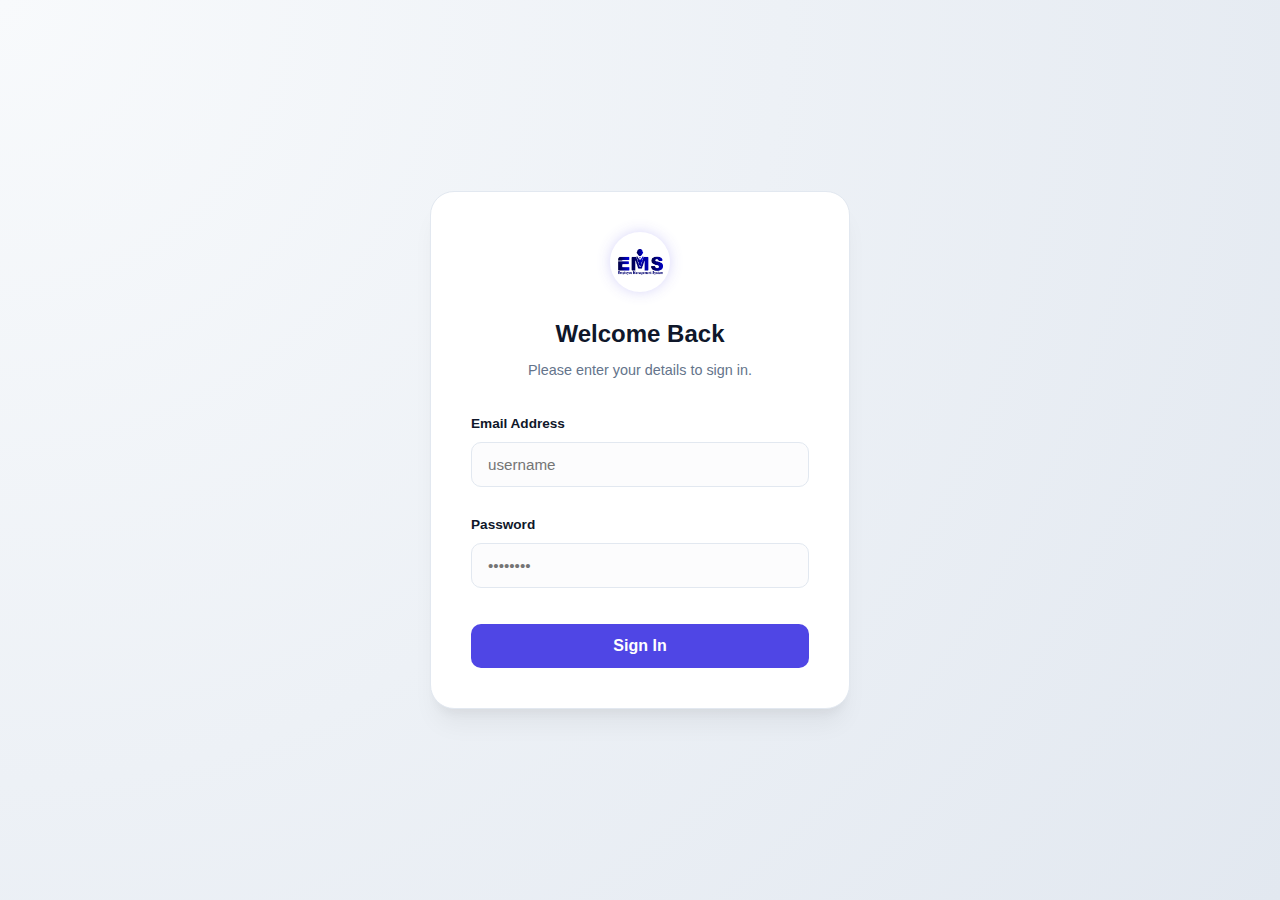
<file: index.html>
<!DOCTYPE html>
<html lang="en">
<head>
    <meta charset="UTF-8">
    <meta name="viewport" content="width=device-width, initial-scale=1.0">
    <link rel="stylesheet" href="style1.css">
    <title>login</title>
</head>
<body>
    <div class="login-container">
    <div class="login-card">
        <div class="login-header">
            <div class="logo-placeholder" ><img src="./logo.jpg" alt="" id="logoimage"></div>
            <h1>Welcome Back</h1>
            <p>Please enter your details to sign in.</p>
        </div>
        <form id="loginForm">
            <div class="addSdiv">
                <label for="username">Email Address</label>
                <input type="text" id="username" class="inputDetail" placeholder="username" required>
                <p id="us-error" class="error"></p>
            </div>
            
            <div class="addSdiv">
                <label for="password">Password</label>
                <input type="password" id="password" class="inputDetail" placeholder="••••••••" required>
                <p id="psw-error" class="error"></p>
            </div>

            <button type="submit" class="btn login-btn">Sign In</button>
        </form>
        
    </div>
</div>
<script src="login.js"></script>
</body>
</html>
</file>
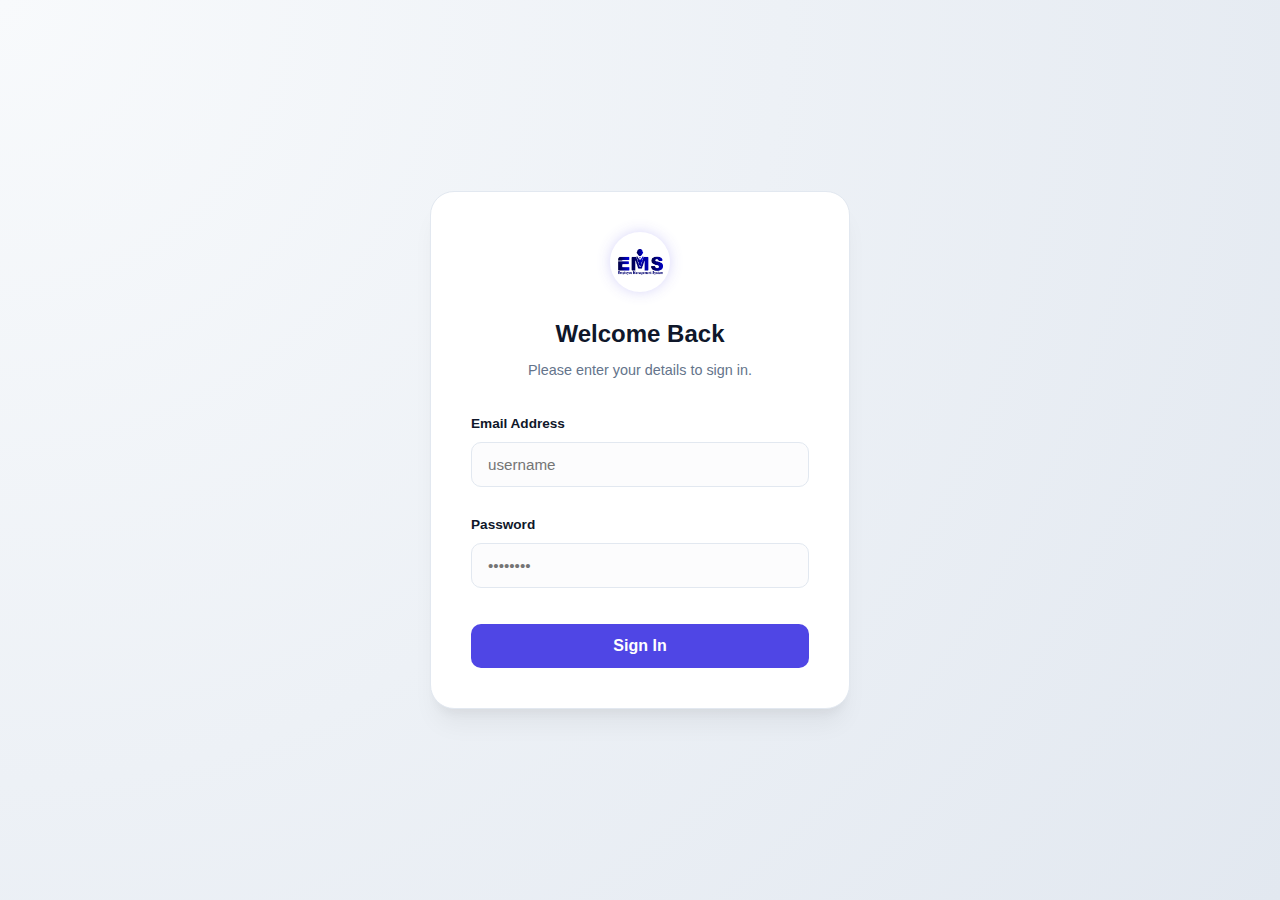
<file: home.html>
<!DOCTYPE html>
<html lang="en">
<head>
    <meta charset="UTF-8">
    <meta name="viewport" content="width=device-width, initial-scale=1.0">
    <link rel="preconnect" href="https://fonts.googleapis.com">
    <link rel="preconnect" href="https://fonts.gstatic.com" crossorigin>
    <link rel="stylesheet" href="style1.css">
    
    <link rel="icon" type="image/png" href="./logo.png">
    <title>EMS</title>
</head>
<body>
    <main>
        <button id="toggle">☰</button>
        <div id="nav">
            <div id="Options">
                <div class="option selected">
                    <a href="home.html">Dashboard</a>
                </div>
                <div class="option">
                    <a href="add employee.html">Add Employee</a>
                </div>
                <div class="option">
                    <a href="edit employee.html">Edit Employee</a>
                </div>
            </div>
            <div id="adminSect">
                <button id="signout" class="btn">Sign Out</button>
                <div id="admin">
                    <div id="img">
                        <img src="./logo.png" alt="" id="logo">
                    </div>
                    <div id="adminD">
                        <h2>Haris Ahmad </h2>
                        <span id="tag">Admin</span>
                    </div>
                </div>
            </div>
        </div>
        <div id="display">
            <h1>Employee Management System <sup>By Haris</sup></h1>
            <h2>Dashboard</h2>
            <input type="search" placeholder="Search Employee" id="search">
            <button class="searchbtn btn">Search</button>
            <div id="data">
                <ul id="title">
                    <li>Photo</li>
                    <li>Id</li>
                    <li>Name</li>
                    <li>Designation</li>
                    <li>Salary</li>
                    <li>Card</li>
                </ul>
                <div id="employeedata">
                    
                </div>
            </div>
        </div>
        
        


        <div class="employee-card">
            <div class="header-accent"><button id="disappear">✖</button></div>
            <img src="" alt="Employee Photo" class="profile-img">
            <h2>Alex Rivers</h2>
            <p class="title">Senior Product Designer</p>
            
            <div class="info-section">
                <div class="info-item">
                <span>ID:</span> <strong>#8829-PX</strong>
                </div>
                <div class="info-item">
                <span>Deignation:</span> <strong>Creative Ops</strong>
                </div>
            </div>
        </div>
    </main>
    <script src="login.js"></script>
    <script type="module" src="script.js"></script>
</body>
</html>
</file>
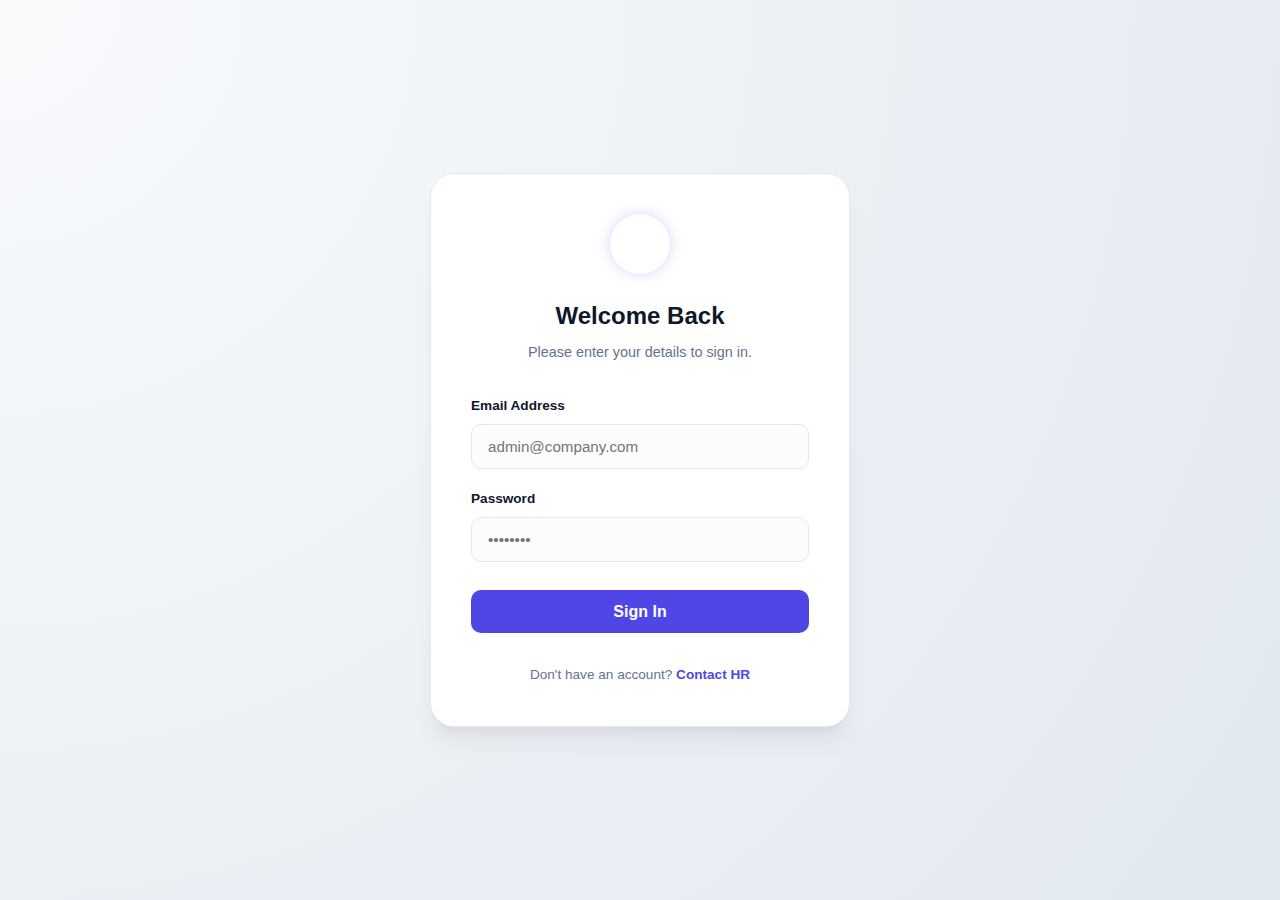
<file: login.html>
<!DOCTYPE html>
<html lang="en">
<head>
    <meta charset="UTF-8">
    <meta name="viewport" content="width=device-width, initial-scale=1.0">
    <link rel="stylesheet" href="style1.css">
    <title>login</title>
</head>
<body>
    <div class="login-container">
    <div class="login-card">
        <div class="login-header">
            <div class="logo-placeholder">EMS</div>
            <h1>Welcome Back</h1>
            <p>Please enter your details to sign in.</p>
        </div>
        <form id="loginForm">
            <div class="addSdiv">
                <label for="email">Email Address</label>
                <input type="email" id="email" class="inputDetail" placeholder="admin@company.com" required>
            </div>
            
            <div class="addSdiv">
                <label for="password">Password</label>
                <input type="password" id="password" class="inputDetail" placeholder="••••••••" required>
            </div>

            <!-- <div class="login-options">
                <label class="remember-me">
                    <input type="checkbox"> Remember me
                </label>
                <a href="#" class="forgot-pass">Forgot password?</a>
            </div> -->

            <button type="submit" class="btn login-btn">Sign In</button>
        </form>
        
        <div class="login-footer">
            <p>Don't have an account? <a href="#">Contact HR</a></p>
        </div>
    </div>
</div>
</body>
</html>
</file>
<file: style1.css>
@import url('https://fonts.googleapis.com/css2?family=Inter:wght@300;400;500;600;700&display=swap');

:root {
    --primary: #4f46e5; /* Sophisticated Indigo */
    --primary-light: #818cf8;
    --primary-hover: #4338ca;
    --bg-main: #f1f5f9;
    --sidebar-bg: #ffffff;
    --text-main: #0f172a;
    --text-muted: #64748b;
    --border: #e2e8f0;
    --white: #ffffff;
    --accent: #f5f3ff;
    --shadow-sm: 0 0 15px -1px rgba(0,0,0,0.1);
    --shadow-md: 0 4px 6px -1px rgba(0,0,0,0.1), 0 2px 4px -1px rgba(0,0,0,0.06);
}

* {
    margin: 0;
    padding: 0;
    box-sizing: border-box;
    font-family: Arial;
    /* font-family: 'Inter', sans-serif; */
}

body {
    background-color: var(--bg-main);
    color: var(--text-main);
    line-height: 1.5;
}

main {
    display: flex;
    min-height: 100vh;
}

/* --- Sidebar Styling --- */
#nav {
    width: 280px;
    height: 100vh;
    background: var(--sidebar-bg);
    border-right: 1px solid var(--border);
    padding: 2rem 1.25rem;
    display: flex;
    flex-direction: column;
    justify-content: space-between;
    position: sticky;
    top: 0;
}
#adminSect{
    display: flex;
    flex-direction: column;
    align-items: center;
}
#admin {
    flex: 1;
    display: flex;
    align-items: center;
    gap: 12px;
    padding: 1rem;
    background: var(--accent);
    border-radius: 12px;
    margin-bottom: 2rem;
}
#signout{
    margin-bottom: 10px;
}
#admin #img {
    width: 50px;
    height: 50px;
    padding-left: 5px;
    padding-top: 9px;
    border-radius: 50%; /* Modern squircle */
    /* background-color: #4338ca; */
    /* object-fit: cover; */
    box-shadow: var(--shadow-sm);
    color: white;
}
#logo{
    width: 40px;
}
#adminD h2 {
    font-size: 0.99rem;
    font-weight: 700;
    color: var(--text-main);
}

#tag {
    font-size: 0.9rem;
    color: var(--primary);
    text-transform: uppercase;
    letter-spacing: 0.05em;
    font-weight: 700;
}

#Options{
    margin-top: 20px;
}

.option a {
    text-decoration: none;
    color: var(--text-muted);
    display: flex;
    align-items: center;
    padding: 0.8rem 1rem;
    border-radius: 10px;
    transition: all 0.2s cubic-bezier(0.4, 0, 0.2, 1);
    font-size: 1.2rem;
    font-weight: 500;
}

.option:hover a {
    background: var(--accent);
    color: var(--primary);
    transform: translateX(4px);
}

.option.selected a {
    background: var(--primary);
    color: var(--white);
    box-shadow: 0 4px 12px rgba(79, 70, 229, 0.25);
}

/* --- Main Content Area --- */
#display {
    flex: 1;
    padding: 3rem;
    max-width: 1300px;
    margin: 0 auto;
}

#display h1 {
    font-size: 3rem;
    font-weight: 800;
    letter-spacing: -0.02em;
    background: linear-gradient(90deg, #0f172a, #4f46e5);
    -webkit-background-clip: text;
    -webkit-text-fill-color: transparent;
    margin-bottom: 10px;
}
sup{
    font-size: 15px;
    font-weight: 100;
}
#display h2 {
    font-size: 1.5rem;
    color: var(--text-muted);
    margin-bottom: 2.5rem;
    font-weight: 400;
}

/* --- Search UI --- */
.search-container {
    display: flex;
    gap: 12px;
    margin-bottom: 2rem;
}

#search {
    flex: 1;
    max-width: 400px;
    padding: 0.75rem 1.25rem;
    border: 1px solid var(--border);
    border-radius: 10px;
    background: var(--white);
    transition: all 0.2s;
}

#search:focus {
    outline: none;
    border-color: var(--primary-light);
    box-shadow: 0 0 0 4px rgba(79, 70, 229, 0.1);
}

.btn {
    padding: 0.75rem 1.5rem;
    background: var(--primary);
    color: white;
    border: none;
    border-radius: 10px;
    cursor: pointer;
    font-weight: 600;
    transition: all 0.2s;
}

.btn:hover {
    background: var(--primary-hover);
    transform: translateY(-1px);
    box-shadow: 0 4px 12px rgba(0,0,0,0.1);
}

/* --- Data Table --- */
#data {
    margin-top: 10px;
    background: var(--white);
    border-radius: 16px;
    box-shadow: var(--shadow-md);
    overflow: auto;
    border: 1px solid var(--border);
}

#title {
    display: grid;
    grid-template-columns: 0.8fr 0.5fr 1.5fr 1.5fr 1fr 1fr;
    gap: 2px;
    background: #fafafa;
    padding: 1.25rem;
    border-bottom: 1px solid var(--border);
    color: var(--text-muted);
    font-size: 0.9rem;
    text-transform: uppercase;
    letter-spacing: 0.05em;
    font-weight: 700;
    min-width: 300px;
}
#title li{
    list-style-type: none;
    color: blue;
}

#value {
    display: grid;
    grid-template-columns: 0.8fr 0.5fr 1.5fr 1.5fr 1fr 1fr;
    padding: 1.25rem;
    border-bottom: 1px solid #f8fafc;
    transition: background 0.2s;
    align-items: center;
}
#value li{
    list-style-type: none;
}

#value:hover {
    background: #f8fafc;
}
.table-img {
    width: 40px;
    height: 40px;
    border-radius: 50%;
    object-fit: cover;
    background: var(--accent);
    border: 2px solid var(--white);
    box-shadow: var(--shadow-sm);
}
.remove {
    background: #fee2e2;
    color: #dc2626;
    border: none;
    padding: 6px 12px;
    border-radius: 6px;
    font-weight: 600;
    font-size: 0.75rem;
    cursor: pointer;
    transition: 0.2s;
}

.remove:hover {
    background: #dc2626;
    color: white;
}

/* --- Employee Profile Card --- */
.employee-card {
    display: none;
    position: fixed;
    right: 40px;
    bottom: 40px;
    width: 340px;
    background: rgba(255, 255, 255, 0.9);
    backdrop-filter: blur(12px); /* Glassmorphism */
    box-shadow: 0 25px 50px -12px rgba(0, 0, 0, 0.15);
    border-radius: 24px;
    overflow: hidden;
    border: 1px solid rgba(255, 255, 255, 0.5);
    z-index: 100;
    animation: slideUp 0.4s cubic-bezier(0.16, 1, 0.3, 1);
    text-align: center;
}

@keyframes slideUp {
    from { transform: translateY(20px); opacity: 0; }
    to { transform: translateY(0); opacity: 1; }
}

.header-accent {
    height: 100px;
    background: linear-gradient(135deg, var(--primary) 0%, #7c3aed 100%);
}

.profile-img {
    width: 100px;
    height: 100px;
    border-radius: 50%;
    border: 5px solid var(--white);
    margin-top: -50px;
    background: #cbd5e1;
    box-shadow: var(--shadow-md);
}

.employee-card h2 {
    font-weight: 700;
    margin-top: 1rem;
}

.info-section {
    padding: 2rem;
    background: transparent;
    display: flex;
    flex-direction: column;
    gap: 1rem;
}

.info-item {
    background: white;
    padding: 10px 15px;
    border-radius: 10px;
    border: 1px solid var(--border);
}
#disappear{
    border: none;
    background-color: transparent;
    color: rgb(255, 255, 255);
    font-size: 18px;
    position:absolute;
    right: 15px;
    top: 5px;
}
/* --- Add/Edit Section Container --- */
/* --- Add/Edit Section Container --- */
#AddSection {
    background: var(--white);
    padding: 2.5rem;
    border-radius: 16px;
    box-shadow: var(--shadow-md);
    border: 1px solid var(--border);
    max-width: 600px; /* Increased width to accommodate the row layout */
    margin-top: 1rem;
    
    /* Grid Layout for Rows */
    display: grid;
    /* grid-template-columns: repeat(2, 1fr); Two equal columns */
    grid-template-columns: 1fr 1fr;
    /* grid-template-rows: 1fr 1fr 1fr; */
    gap: 1.5rem 2rem; /* Vertical gap and Horizontal gap */
    align-items: end; /* Aligns the button with the inputs */
}

/* Individual Form Groups */
.addSdiv {
    display: flex;
    flex-direction: column;
    gap: 0.5rem;
}
#imageSect{
    display: flex;
    flex-direction: columns;
    align-items: center;
    grid-column: span 2;

}
#inputImage{
    height: 70px;
    width: 70px;
    border-radius: 50%;
}
/* Make the button span full width or stay in the grid */
#addbtn {
    grid-column: span 2; /* Makes button span across both columns */
    margin-top: 1rem;
    padding: 1rem;
    font-size: 1rem;
    height: 50px; /* Matching height to inputs for balance */
}
#addCbtn{
    grid-column: span 2;
    margin-top: 1rem;
    padding: 1rem;
    font-size: 1rem;
    height: 50px;
}

/* Label Styling */
.addSdiv label {
    font-size: 0.85rem;
    font-weight: 600;
    color: var(--text-main);
}

/* Input Fields */
.inputDetail {
    padding: 0.8rem 1rem;
    border: 1px solid var(--border);
    border-radius: 10px;
    font-size: 0.95rem;
    background: #fcfcfd;
    transition: all 0.2s ease;
}
#toggle{
    display: none;
    position:absolute;
    z-index: 2;
    height: 20px;
    width: 20px;
    margin-left: 5px;
    border: none;
    background-color: transparent;
    font-size: 18px;
}
.inputDetail:focus {
    outline: none;
    border-color: var(--primary-light);
    box-shadow: 0 0 0 4px rgba(79, 70, 229, 0.1);
}
#searchvalue{
    max-width: 400px;
    padding: 0.75rem 1.25rem;
    border: 1px solid var(--border);
    border-radius: 10px;
    background: var(--white);
    transition: all 0.2s;
    margin-right: 10px;
}
#EinputImage{
    height: 70px;
    width: 70px;
    border-radius: 50%;
}



/* Responsive: Stack back to column on small screens */
@media (max-width: 600px) {
    #AddSection {
        grid-template-columns: 1fr;
    }
    #imageSect{
        grid-column:span 1 ;
    }

    #addbtn {
        grid-column: span 1;
    }
    #addCbtn{
        grid-column: span 1;
    }
}

/* Specific styling for the 'number' input to remove arrows if desired */
input[type=number]::-webkit-inner-spin-button, 
input[type=number]::-webkit-outer-spin-button { 
    -webkit-appearance: none; 
    margin: 0; 
}








/* --- Responsive Layout --- */
@media (max-width: 768px) {
    #nav { 
        display: none;
        position:absolute;
        width: 100px; 
        padding: 1rem 0.5rem; 
        align-items: center; 
        height: 100%;
    }
    #toggle{
        display: block;
        font-size: 25px;
    }
    #signout{
    font-size: 8px;
    padding: 3px;
    border-radius: 2px;
    margin: 5px;
    }
    #img{
        height: 30px;
        width: 30px;
    }
    #logo{
        /* padding-left: 10px;*/
        padding-top:5px; 
        width: 30px;
    }
    /* #admin h2, #tag, #Options p, .option span { display: none; } */
   
    .employee-card { width: 90%; right: 5%; bottom: 20px; }
    #admin{
        flex-direction: column;
        text-align: center;
    }
    #admin h2{
        font-size: 10px;
        text-align: center;
    }
    #admin #tag{
        font-size: 8px;
    }
    #Options p{
        font-size: 8px;
        color: rgb(182, 182, 250);
    }
    .option a{
        font-size: 10px;
    }
    #display { padding:10px; margin-top: 40px;}
    #display h1{
        font-size: 25px;
    }
    sup{
        font-size: 8px;
    }
    #display #title{
        font-size: 10px;
    }
    #display #value{
    font-size: 10px;
    }
    #display .print{
    font-size: 8px;
    padding:5px;
    border-radius: 3px;
    }
    #display .remove{
    font-size: 8px;
    padding:5px;
    border-radius: 3px;
    }
    #display .table-img{
    width: 25px;
    height: 25px;
    }
    #display li{
    font-size: 10px;
    }
    #AddSection{
    padding: 10px;
    }
    #addSdiv label{
    font-size: 10px;
    }
    #display #search,
    #display #searchbtn{
    padding: 10px;
    font-size: 12px;
    }
}






















/* --- Login Page Specifics --- */
.login-container {
    min-height: 100vh;
    display: flex;
    align-items: center;
    justify-content: center;
    background: radial-gradient(circle at top left, #f8fafc, #e2e8f0);
    padding: 20px;
}
#logoimage{
    width: 45px;
}
.login-card {
    background: var(--white);
    width: 100%;
    max-width: 420px;
    padding: 2.5rem;
    border-radius: 24px;
    box-shadow: 0 20px 25px -5px rgba(0, 0, 0, 0.05), 0 10px 10px -5px rgba(0, 0, 0, 0.04);
    border: 1px solid var(--border);
}

.login-header {
    text-align: center;
    margin-bottom: 2rem;
}

.logo-placeholder {
    width: 60px;
    height: 60px;
    /* background: var(--primary); */
    color: white;
    border-radius: 50%;
    display: flex;
    align-items: center;
    justify-content: center;
    font-weight: 800;
    font-size: 1.2rem;
    margin: 0 auto 1.5rem auto;
    box-shadow: 0 0 15px -2px rgba(79, 70, 229, 0.3);
}

.login-header h1 {
    font-size: 1.5rem;
    font-weight: 700;
    color: var(--text-main);
    margin-bottom: 0.5rem;
}

.login-header p {
    color: var(--text-muted);
    font-size: 0.9rem;
}

/* Form Spacing */
#loginForm {
    display: flex;
    flex-direction: column;
    gap: 1.25rem;
}

.login-options {
    display: flex;
    justify-content: space-between;
    align-items: center;
    font-size: 0.85rem;
}

.remember-me {
    display: flex;
    align-items: center;
    gap: 8px;
    color: var(--text-muted);
    cursor: pointer;
}

.forgot-pass {
    color: var(--primary);
    text-decoration: none;
    font-weight: 600;
}

.forgot-pass:hover {
    text-decoration: underline;
}

.login-btn {
    width: 100%;
    padding: 0.8rem;
    font-size: 1rem;
    margin-top: 0.5rem;
}

.login-footer {
    margin-top: 2rem;
    text-align: center;
    font-size: 0.85rem;
    color: var(--text-muted);
}

.login-footer a {
    color: var(--primary);
    text-decoration: none;
    font-weight: 600;
}


.error{
    font-size: 10px;
    color: red;
}
</file>
